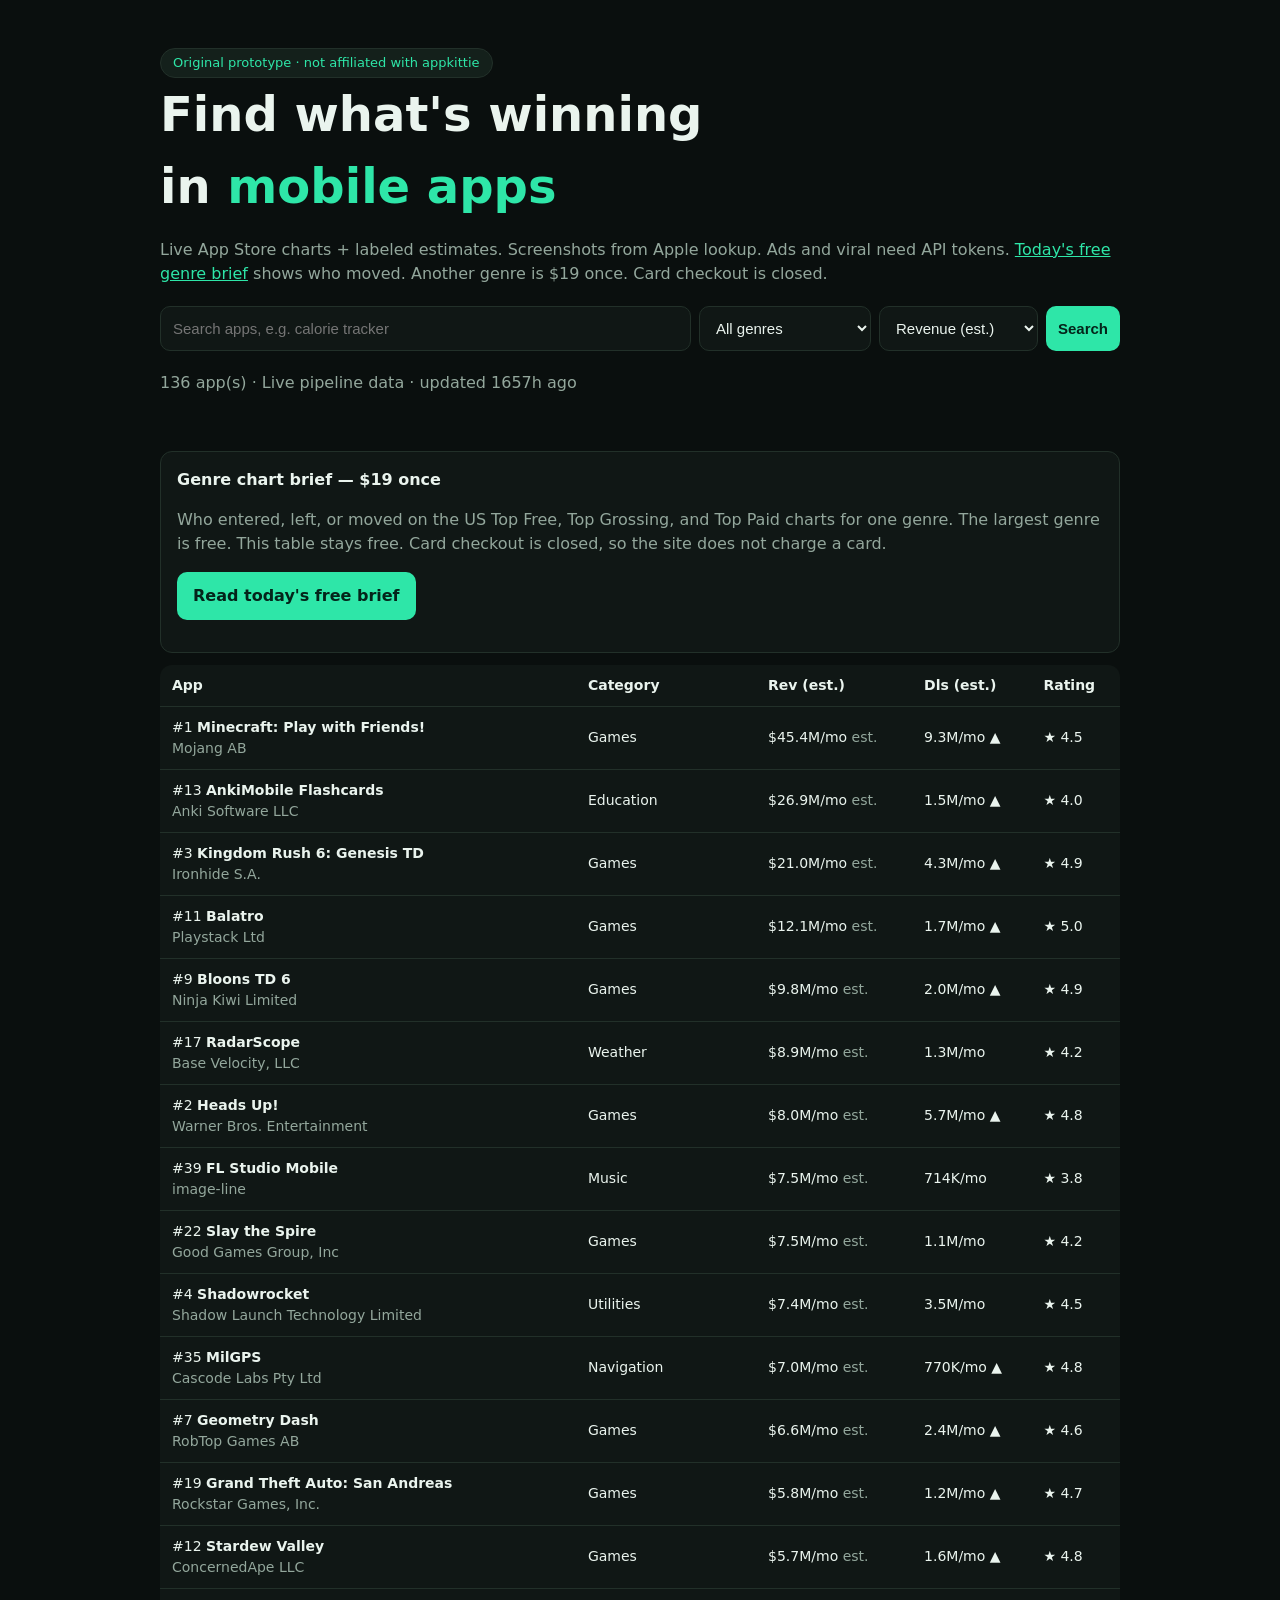
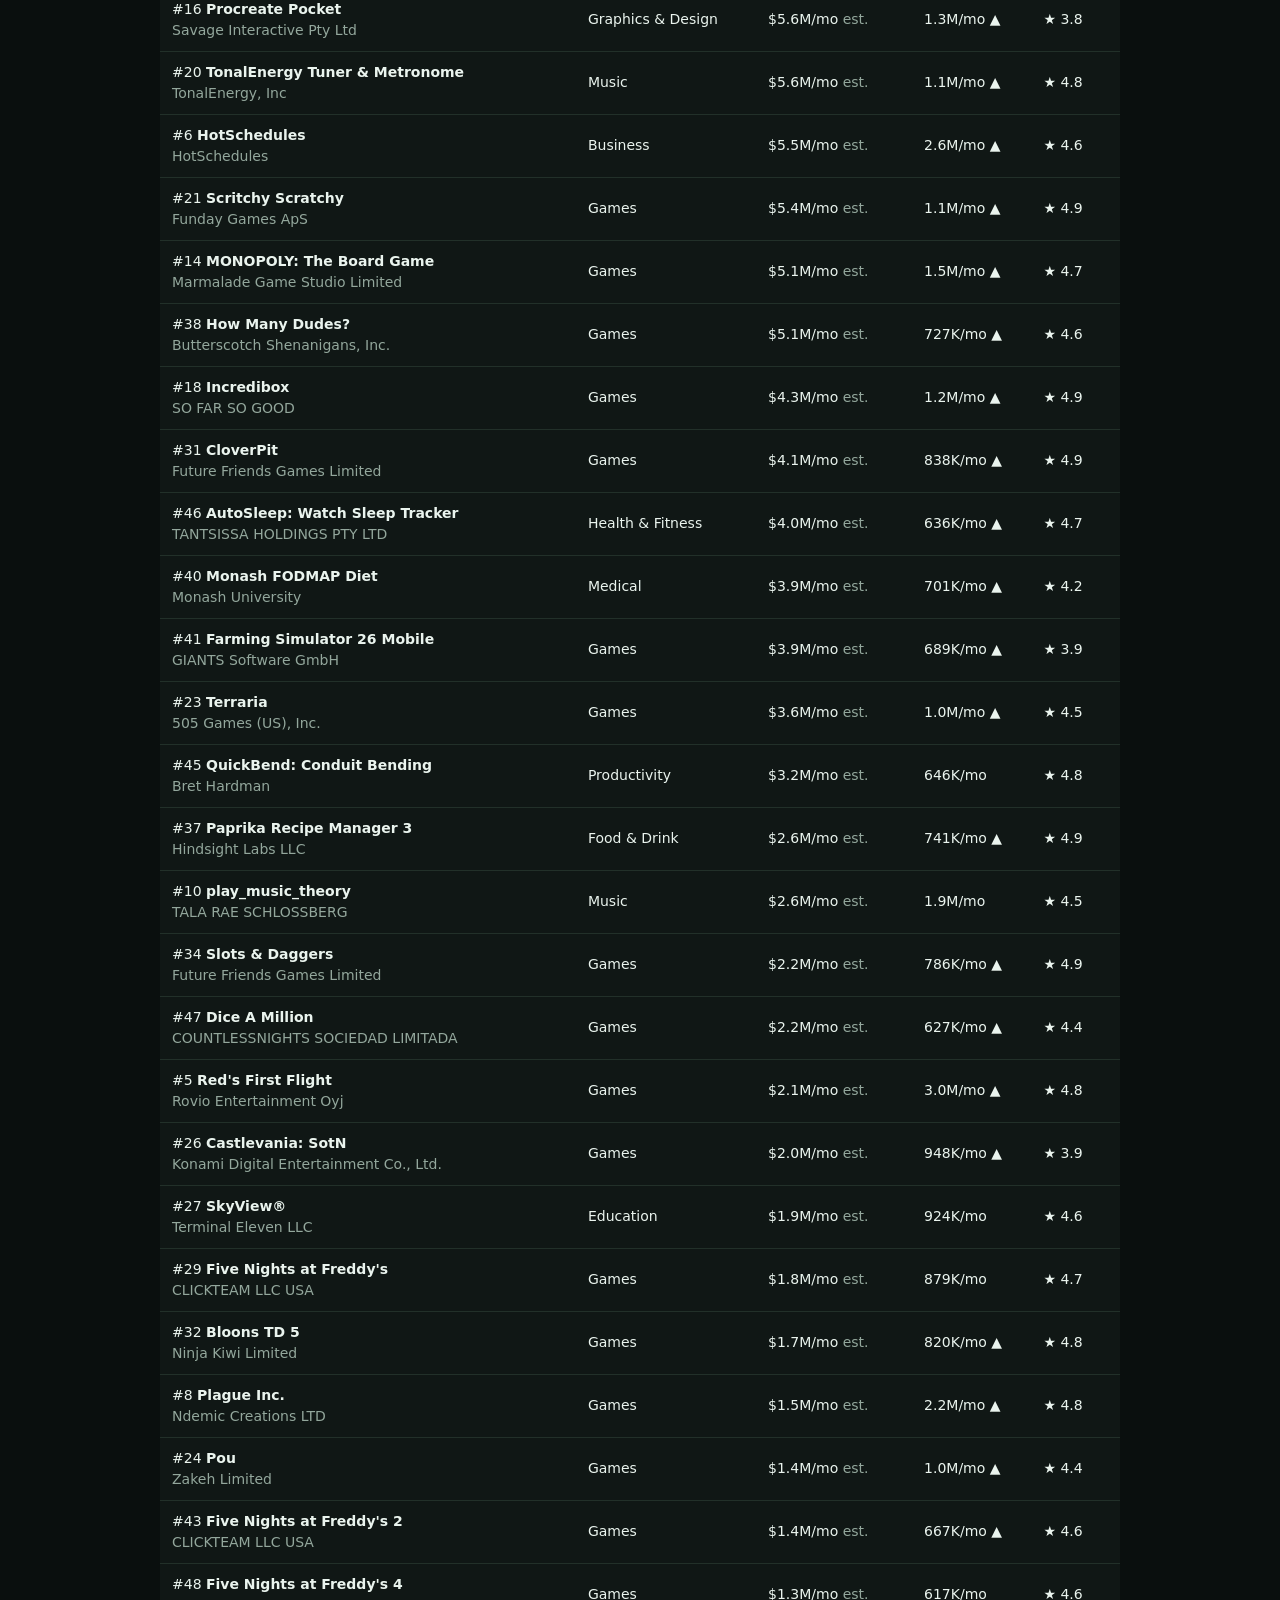
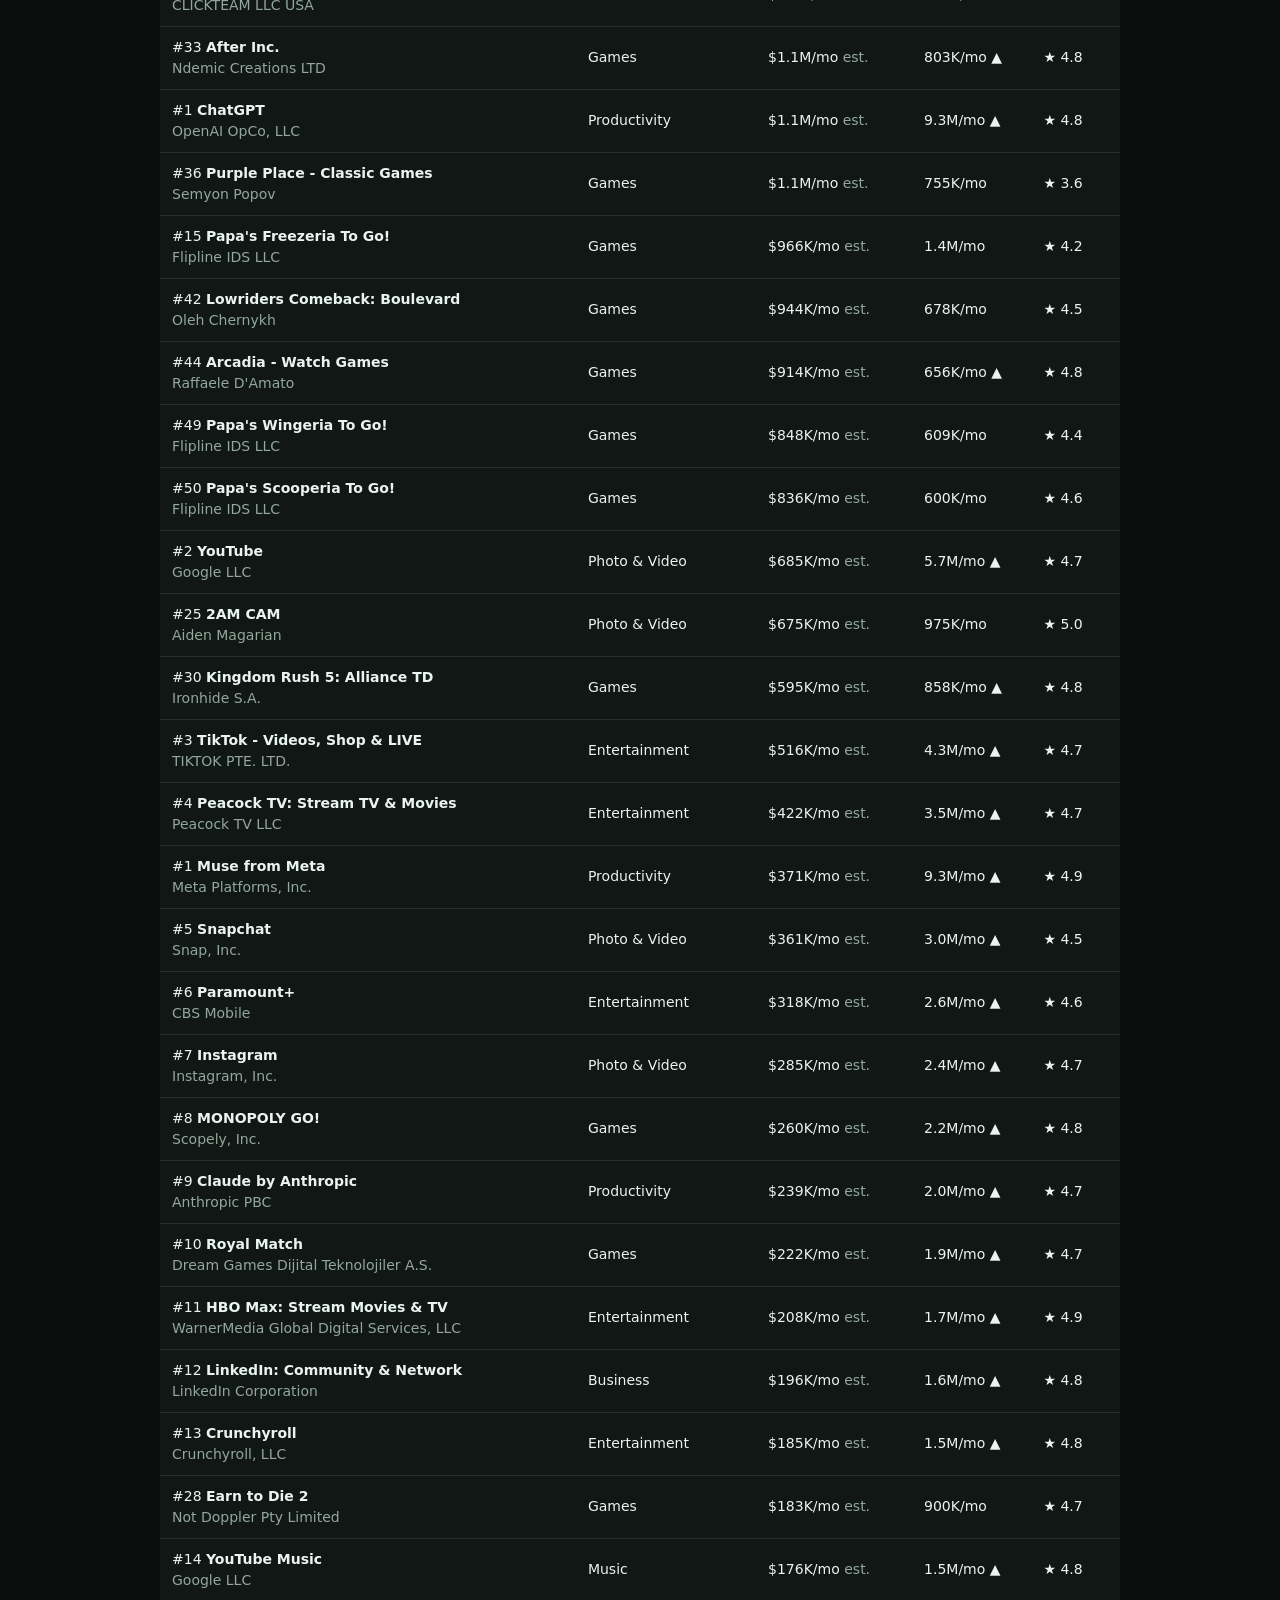
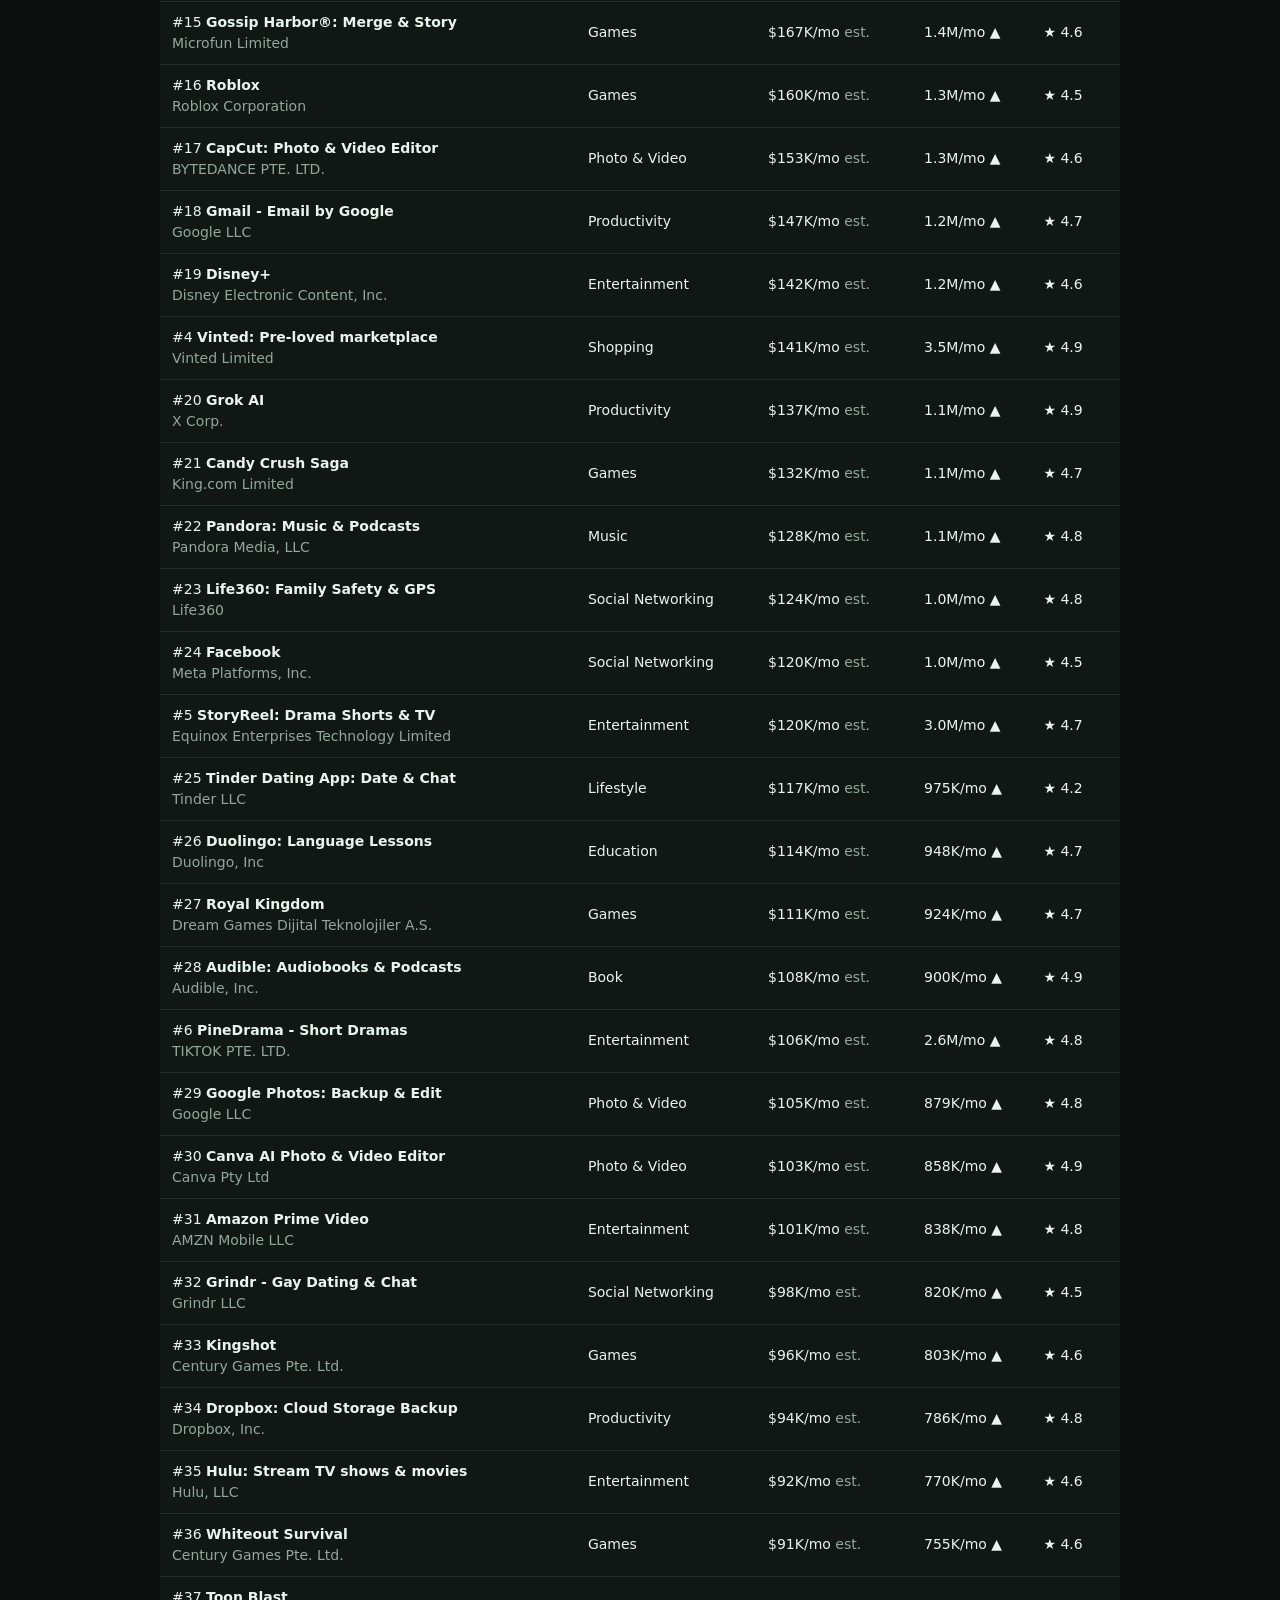
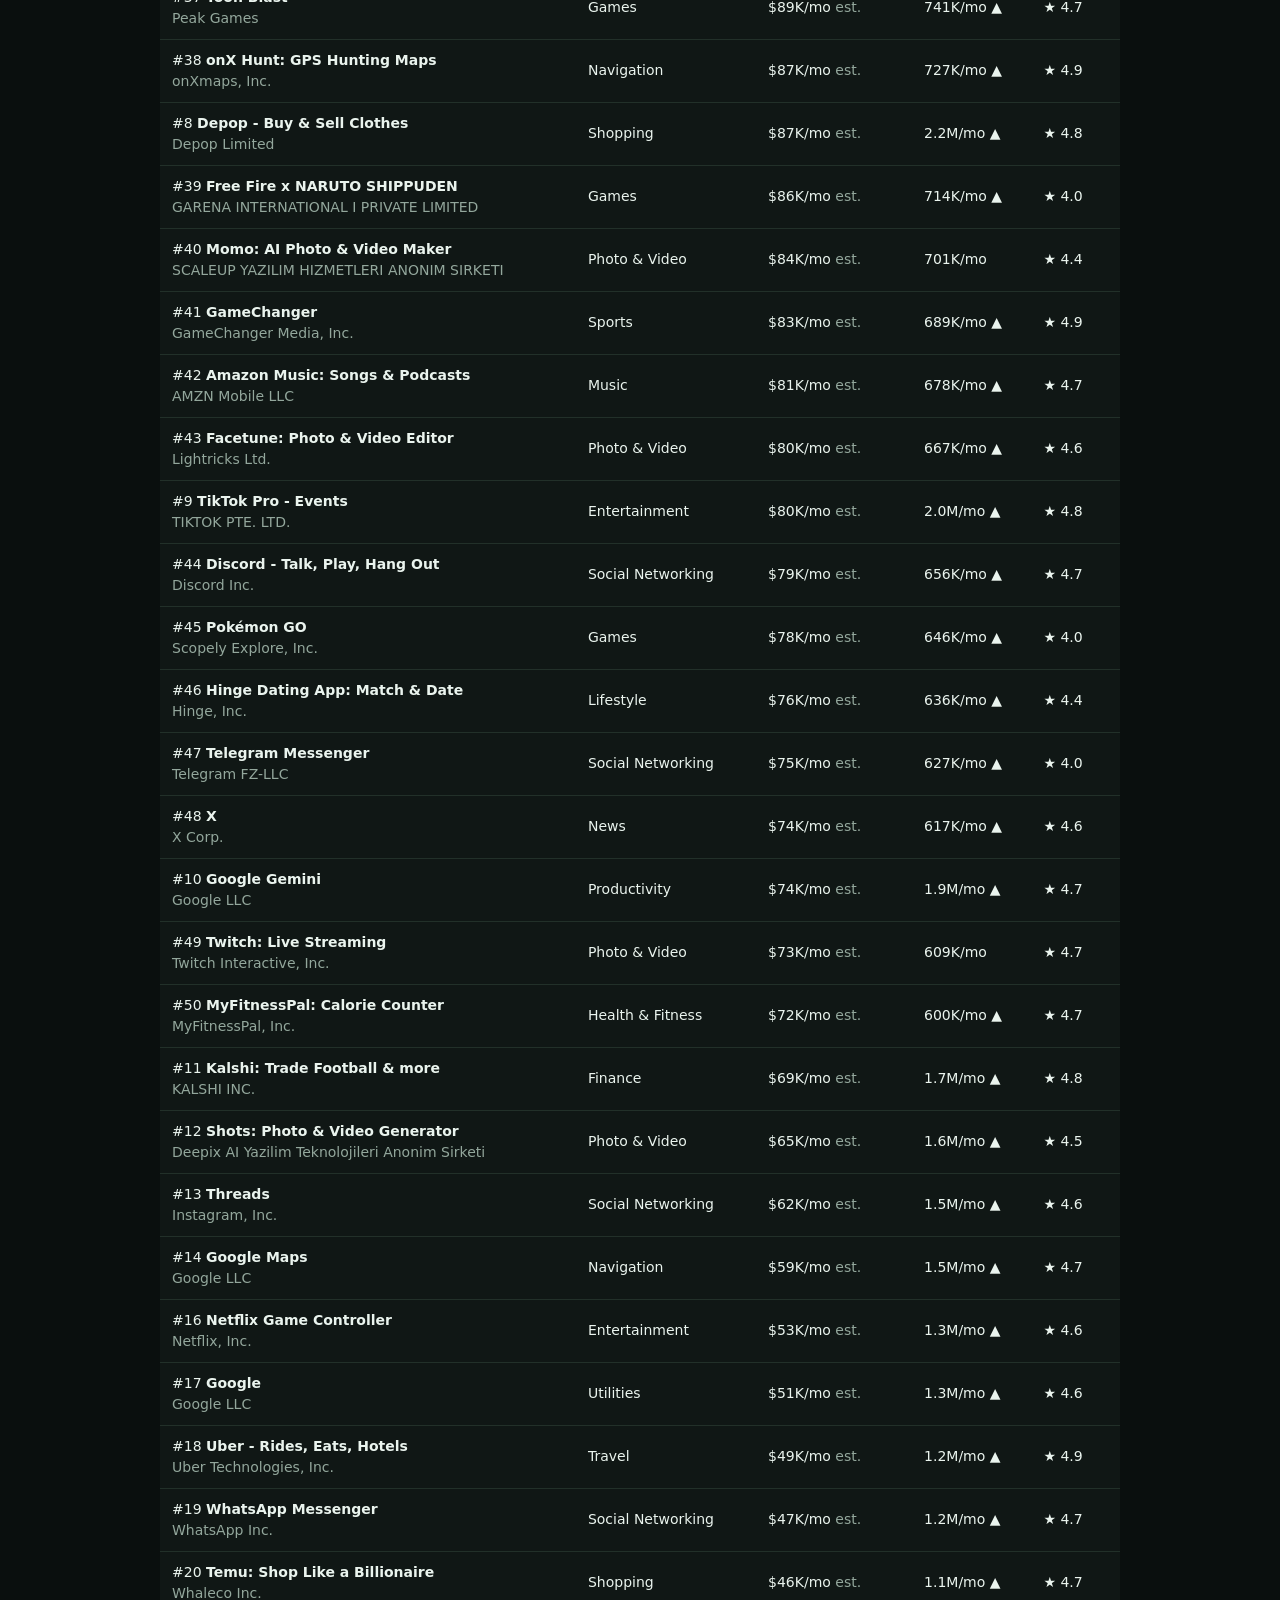
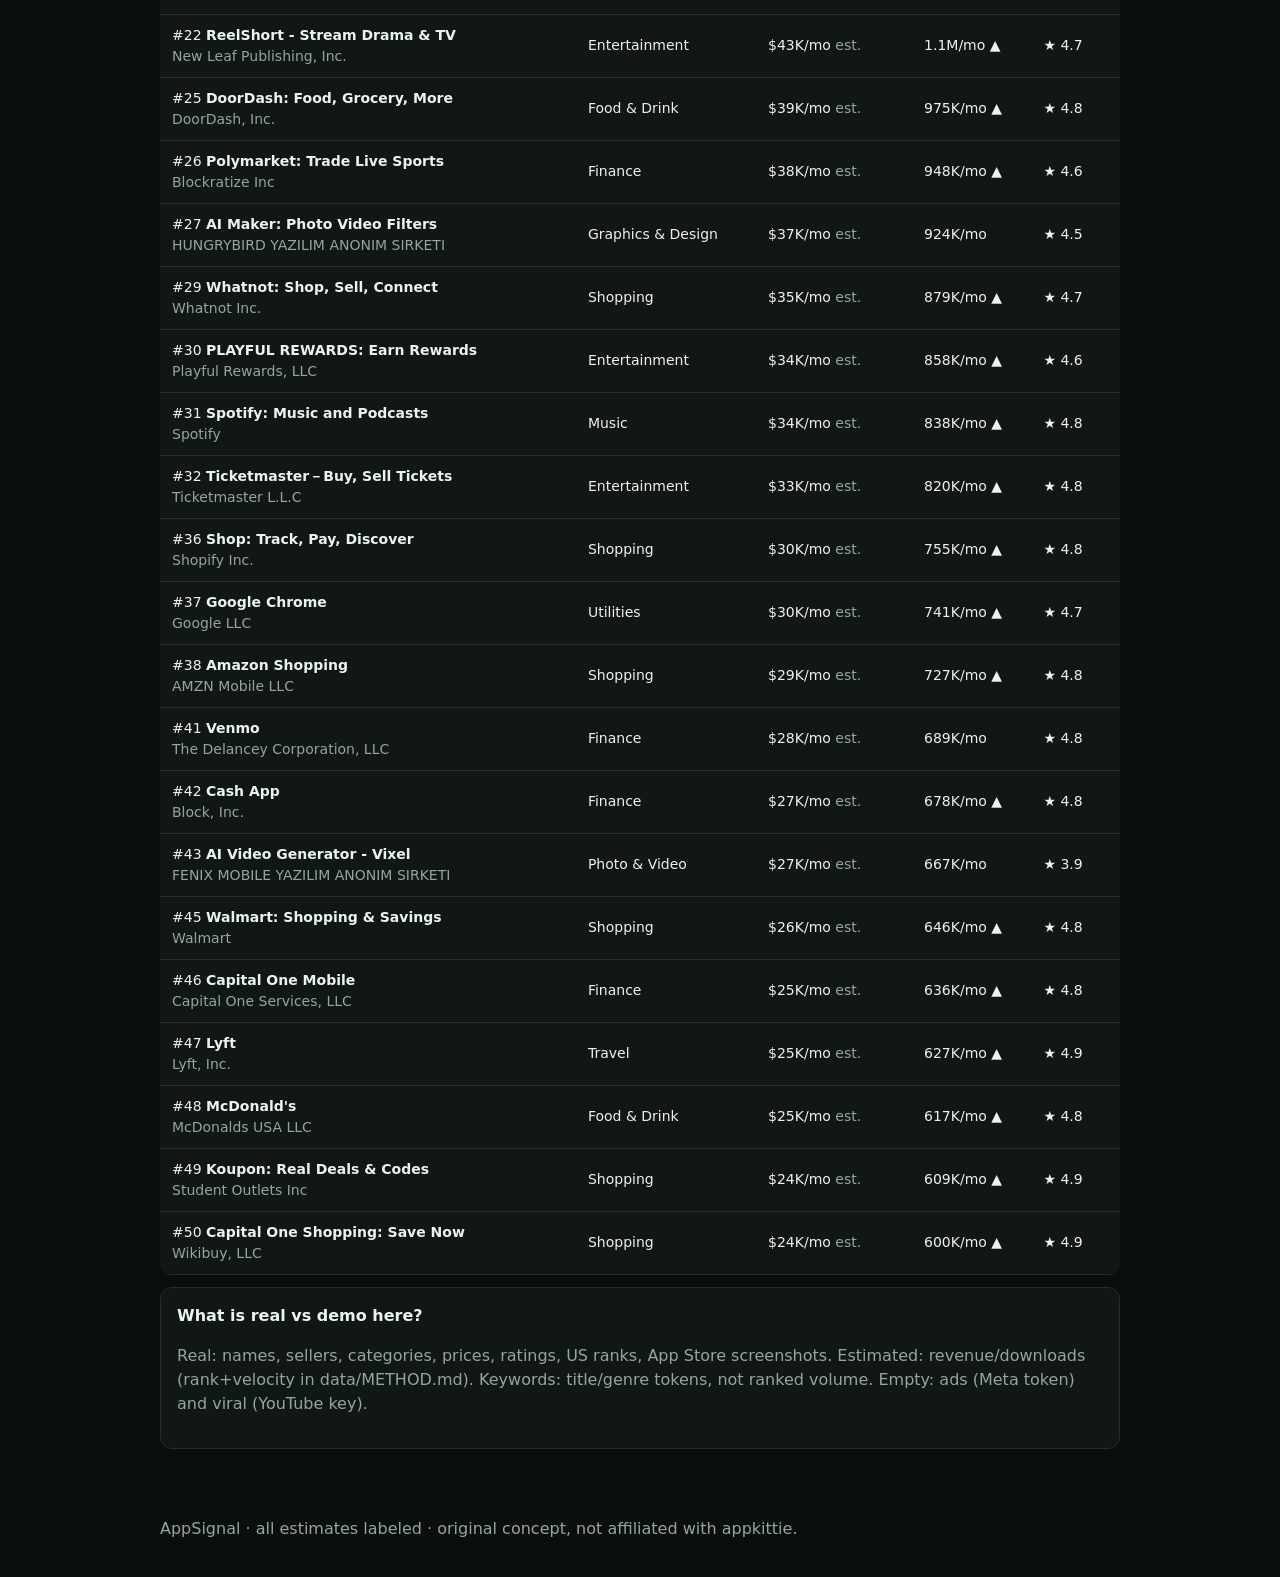
<file: index.html>
<!doctype html>
<html lang="en">
<head>
<meta charset="utf-8">
<meta name="viewport" content="width=device-width, initial-scale=1">
<title>AppSignal — find what's winning in mobile apps</title>
<meta name="description" content="Live US App Store charts with transparent download and revenue estimates.">
<link rel="stylesheet" href="styles.css">
</head>
<body>
<header class="hero">
  <span class="badge">Original prototype · not affiliated with appkittie</span>
  <h1>Find what's winning<br>in <em>mobile apps</em></h1>
  <p class="mut">Live App Store charts + labeled estimates. Screenshots from Apple lookup. Ads and viral need API tokens. <a href="brief.html">Today's free genre brief</a> shows who moved. Another genre is $19 once. Card checkout is closed.</p>
  <div class="toolbar">
    <input id="q" placeholder="Search apps, e.g. calorie tracker" aria-label="Search apps">
    <select id="genre" aria-label="Genre filter"><option value="">All genres</option></select>
    <select id="sort" aria-label="Sort">
      <option value="rev">Revenue (est.)</option>
      <option value="dl">Downloads (est.)</option>
      <option value="rating">Rating</option>
      <option value="vel">Velocity</option>
    </select>
    <button id="go">Search</button>
  </div>
  <p class="mut" id="status" role="status" aria-live="polite"></p>
</header>
<main>
  <div class="card" id="offer">
    <b>Genre chart brief — $19 once</b>
    <p class="mut">Who entered, left, or moved on the US Top Free, Top Grossing, and Top Paid charts for one genre. The largest genre is free. This table stays free. Card checkout is closed, so the site does not charge a card.</p>
    <p><a class="btn" href="brief.html">Read today's free brief</a></p>
  </div>
  <div id="tablewrap">
    <table><thead><tr><th>App</th><th>Category</th><th>Rev (est.)</th><th>Dls (est.)</th><th>Rating</th></tr></thead>
    <tbody id="rows"></tbody></table>
  </div>
  <div id="detail"></div>
  <div class="card"><b>What is real vs demo here?</b>
    <p class="mut">Real: names, sellers, categories, prices, ratings, US ranks, App Store screenshots. Estimated: revenue/downloads (rank+velocity in data/METHOD.md). Keywords: title/genre tokens, not ranked volume. Empty: ads (Meta token) and viral (YouTube key).</p></div>
</main>
<footer><p class="mut">AppSignal · all estimates labeled · original concept, not affiliated with appkittie.</p></footer>
<script src="data.js"></script>
<script src="app.js"></script>
</body>
</html>
</file>
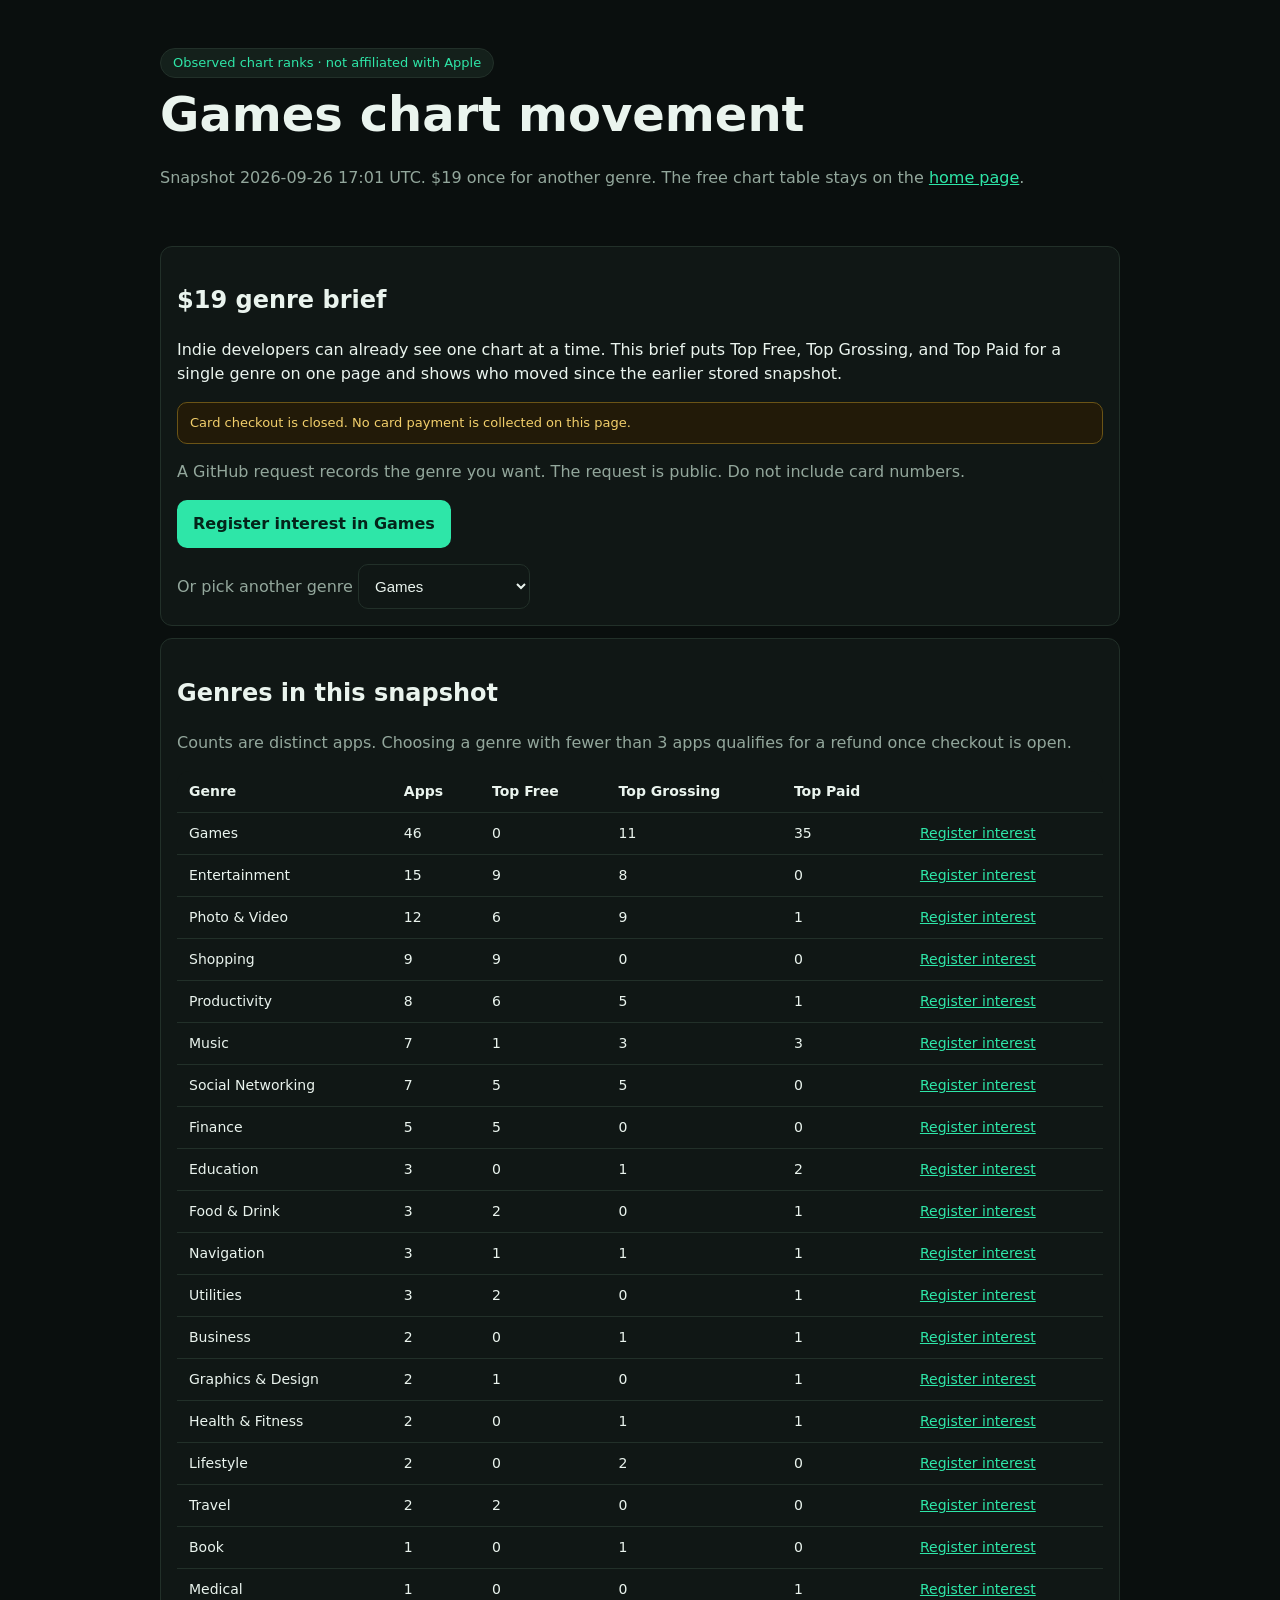
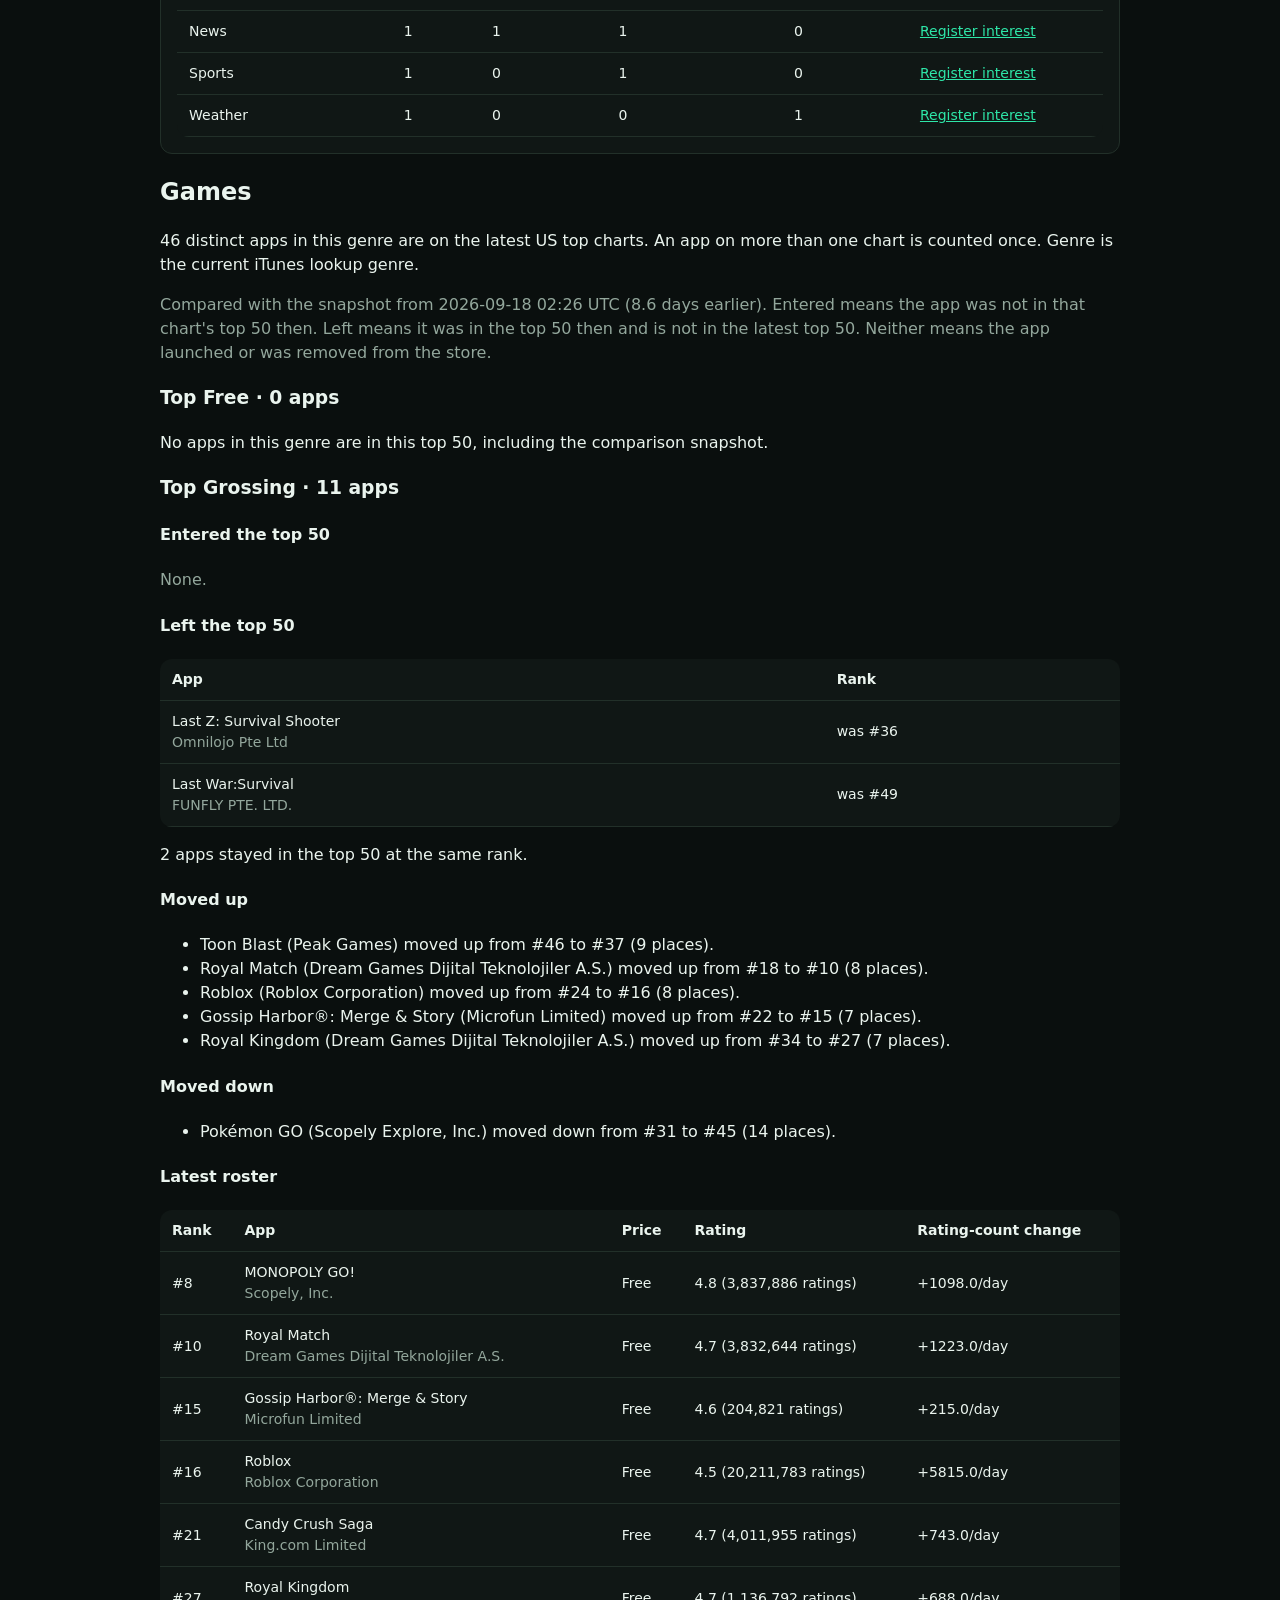
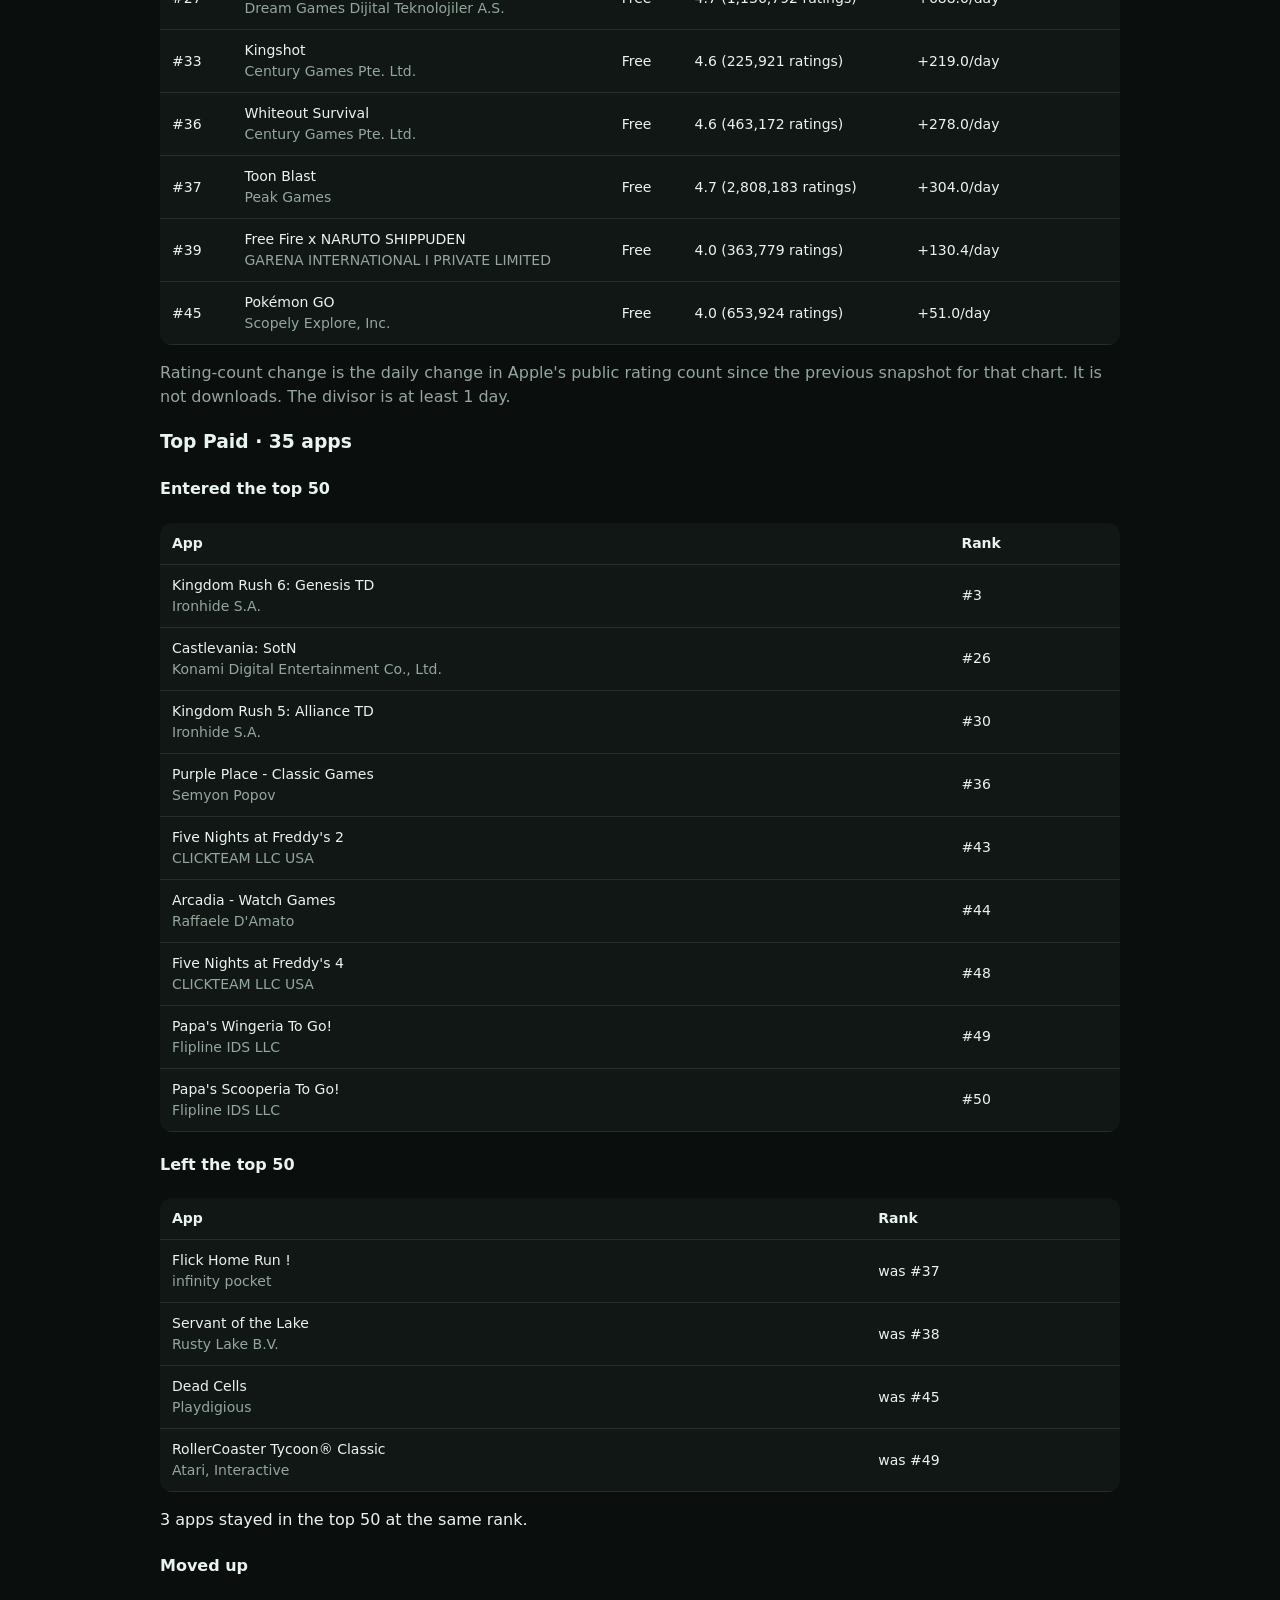
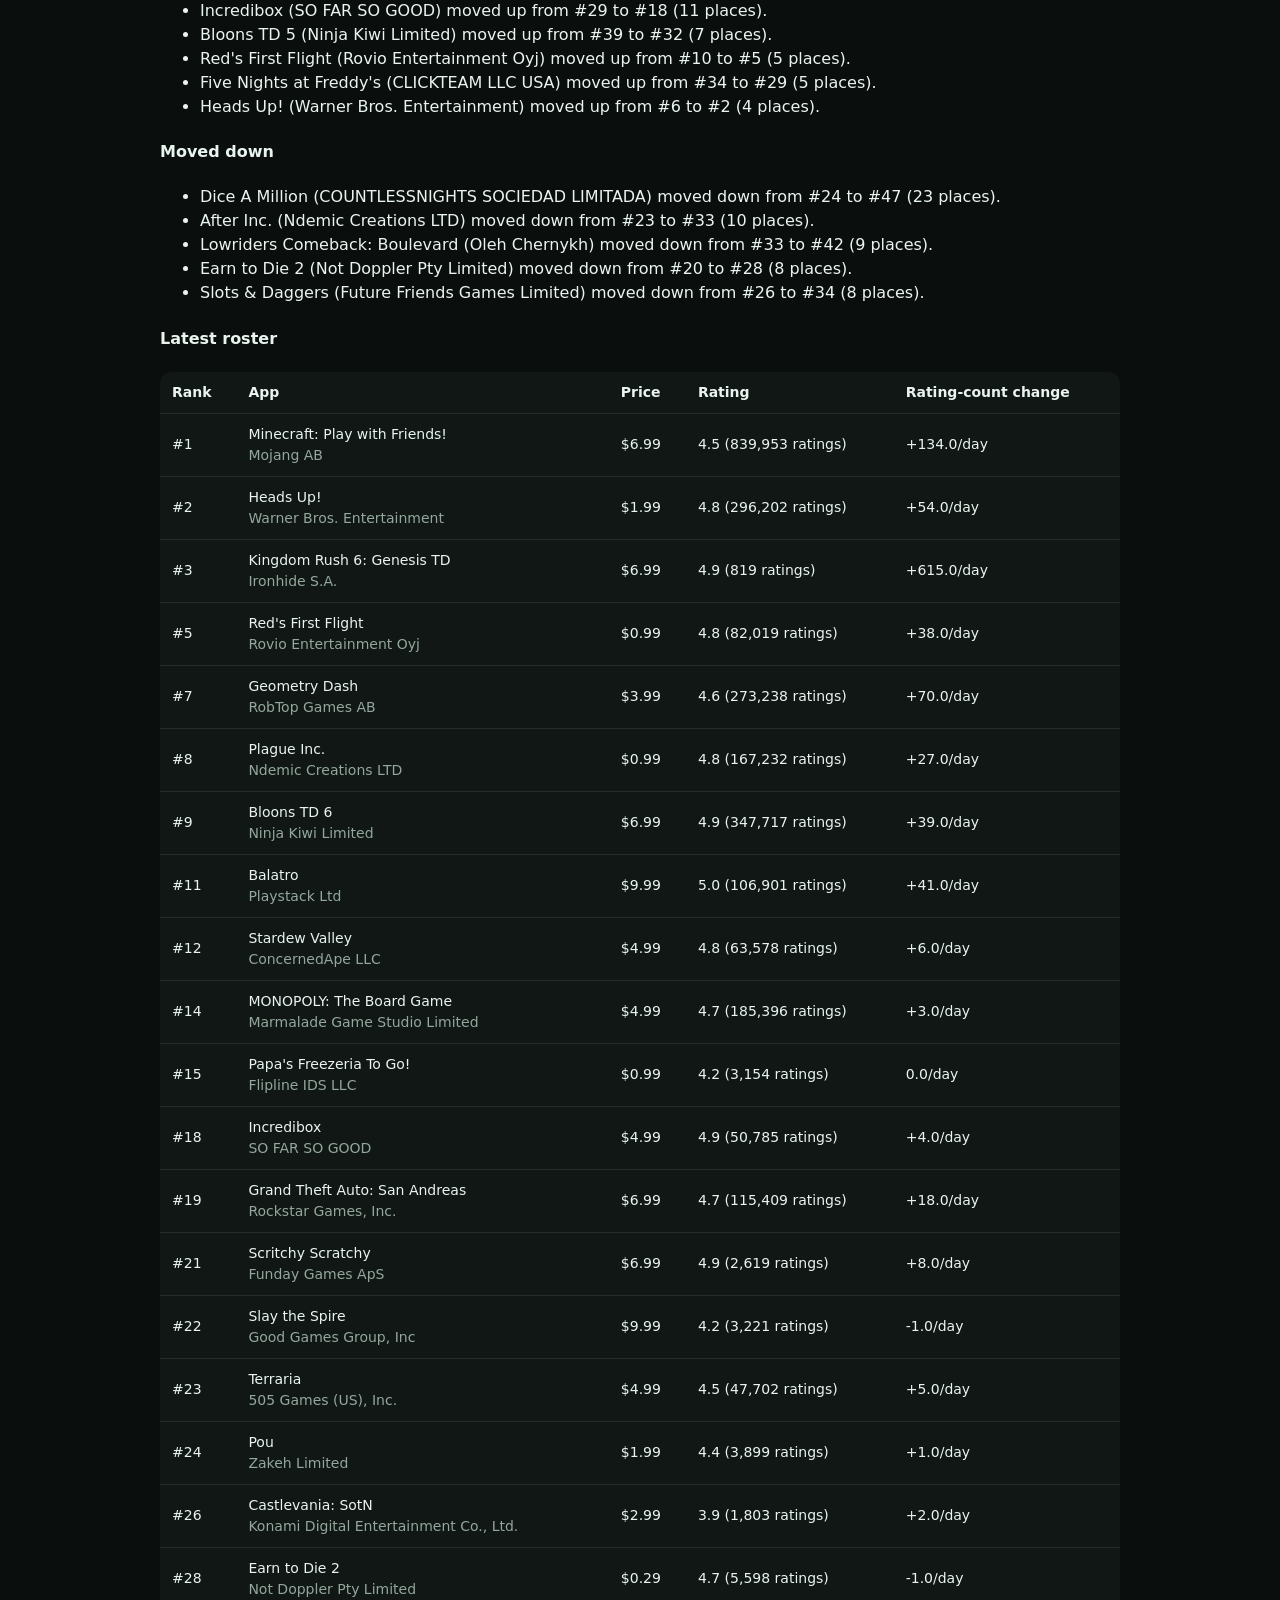
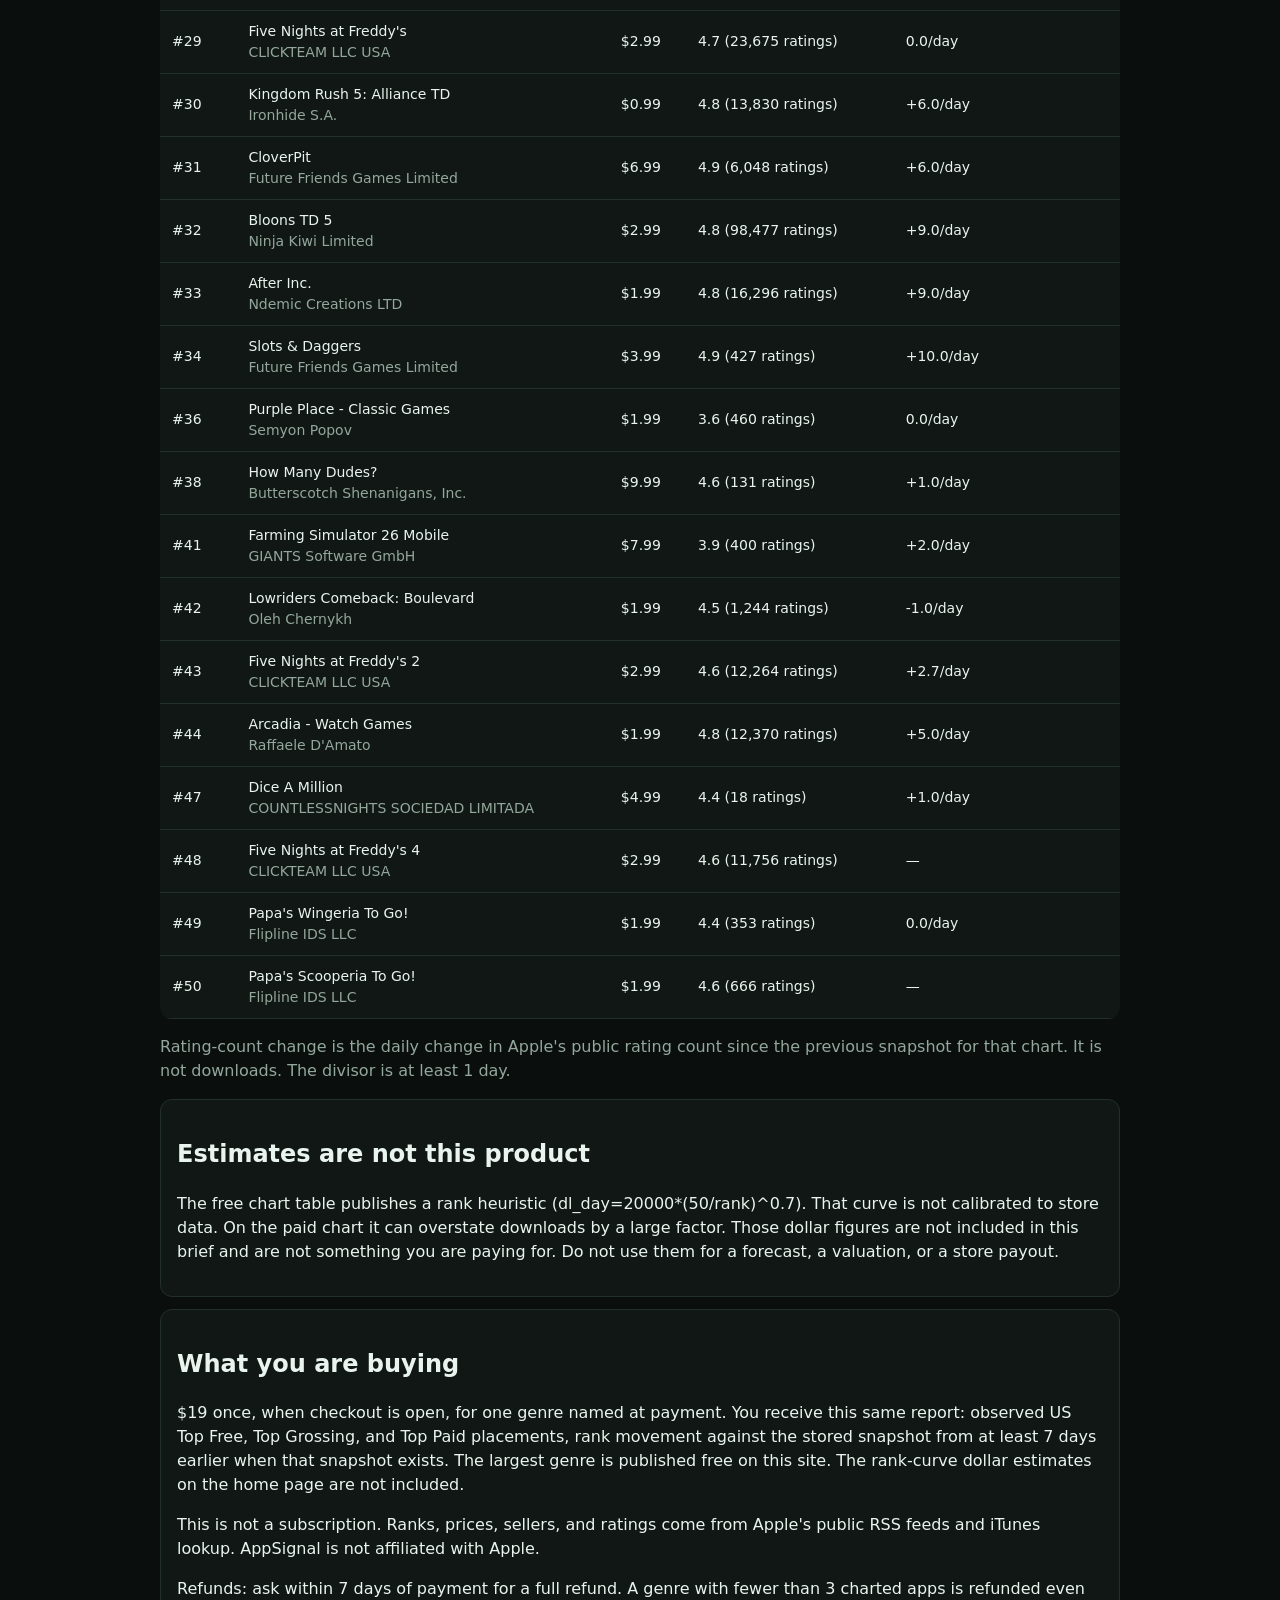
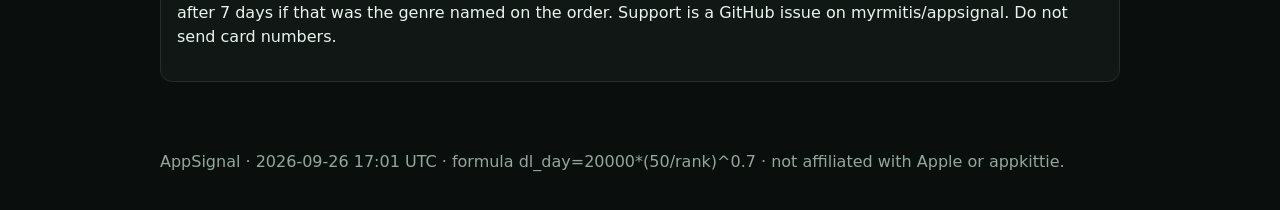
<file: brief.html>
<!doctype html>
<html lang="en">
<head>
<meta charset="utf-8">
<meta name="viewport" content="width=device-width, initial-scale=1">
<title>AppSignal Games chart brief — $19</title>
<meta name="description" content="Which US App Store apps in one genre entered, left, or moved on the Top Free, Top Grossing, and Top Paid charts.">
<link rel="canonical" href="https://myrmitis.github.io/appsignal/brief.html">
<link rel="stylesheet" href="styles.css">
</head>
<body>
<header class="hero">
  <span class="badge">Observed chart ranks · not affiliated with Apple</span>
  <h1>Games chart movement</h1>
  <p class="mut">Snapshot 2026-09-26 17:01 UTC. $19 once for another genre. The free chart table stays on the <a href="./">home page</a>.</p>
</header>
<main>
<section class="card" id="offer">
  <h2>$19 genre brief</h2>
  <p>Indie developers can already see one chart at a time. This brief puts Top Free, Top Grossing, and Top Paid for a single genre on one page and shows who moved since the earlier stored snapshot.</p>
  <p class="warn">Card checkout is closed. No card payment is collected on this page.</p><p class="mut">A GitHub request records the genre you want. The request is public. Do not include card numbers.</p>
  <p><a class="btn" id="request" href="https://github.com/myrmitis/appsignal/issues/new?template=genre-brief.yml&amp;title=Genre%20brief%20request%3A%20Games">Register interest in Games</a></p><label class="mut" for="genre">Or pick another genre</label> <select id="genre" aria-label="Genre to register"><option value="https://github.com/myrmitis/appsignal/issues/new?template=genre-brief.yml&amp;title=Genre%20brief%20request%3A%20Games">Games</option><option value="https://github.com/myrmitis/appsignal/issues/new?template=genre-brief.yml&amp;title=Genre%20brief%20request%3A%20Entertainment">Entertainment</option><option value="https://github.com/myrmitis/appsignal/issues/new?template=genre-brief.yml&amp;title=Genre%20brief%20request%3A%20Photo%20%26%20Video">Photo &amp; Video</option><option value="https://github.com/myrmitis/appsignal/issues/new?template=genre-brief.yml&amp;title=Genre%20brief%20request%3A%20Shopping">Shopping</option><option value="https://github.com/myrmitis/appsignal/issues/new?template=genre-brief.yml&amp;title=Genre%20brief%20request%3A%20Productivity">Productivity</option><option value="https://github.com/myrmitis/appsignal/issues/new?template=genre-brief.yml&amp;title=Genre%20brief%20request%3A%20Music">Music</option><option value="https://github.com/myrmitis/appsignal/issues/new?template=genre-brief.yml&amp;title=Genre%20brief%20request%3A%20Social%20Networking">Social Networking</option><option value="https://github.com/myrmitis/appsignal/issues/new?template=genre-brief.yml&amp;title=Genre%20brief%20request%3A%20Finance">Finance</option><option value="https://github.com/myrmitis/appsignal/issues/new?template=genre-brief.yml&amp;title=Genre%20brief%20request%3A%20Education">Education</option><option value="https://github.com/myrmitis/appsignal/issues/new?template=genre-brief.yml&amp;title=Genre%20brief%20request%3A%20Food%20%26%20Drink">Food &amp; Drink</option><option value="https://github.com/myrmitis/appsignal/issues/new?template=genre-brief.yml&amp;title=Genre%20brief%20request%3A%20Navigation">Navigation</option><option value="https://github.com/myrmitis/appsignal/issues/new?template=genre-brief.yml&amp;title=Genre%20brief%20request%3A%20Utilities">Utilities</option><option value="https://github.com/myrmitis/appsignal/issues/new?template=genre-brief.yml&amp;title=Genre%20brief%20request%3A%20Business">Business</option><option value="https://github.com/myrmitis/appsignal/issues/new?template=genre-brief.yml&amp;title=Genre%20brief%20request%3A%20Graphics%20%26%20Design">Graphics &amp; Design</option><option value="https://github.com/myrmitis/appsignal/issues/new?template=genre-brief.yml&amp;title=Genre%20brief%20request%3A%20Health%20%26%20Fitness">Health &amp; Fitness</option><option value="https://github.com/myrmitis/appsignal/issues/new?template=genre-brief.yml&amp;title=Genre%20brief%20request%3A%20Lifestyle">Lifestyle</option><option value="https://github.com/myrmitis/appsignal/issues/new?template=genre-brief.yml&amp;title=Genre%20brief%20request%3A%20Travel">Travel</option><option value="https://github.com/myrmitis/appsignal/issues/new?template=genre-brief.yml&amp;title=Genre%20brief%20request%3A%20Book">Book</option><option value="https://github.com/myrmitis/appsignal/issues/new?template=genre-brief.yml&amp;title=Genre%20brief%20request%3A%20Medical">Medical</option><option value="https://github.com/myrmitis/appsignal/issues/new?template=genre-brief.yml&amp;title=Genre%20brief%20request%3A%20News">News</option><option value="https://github.com/myrmitis/appsignal/issues/new?template=genre-brief.yml&amp;title=Genre%20brief%20request%3A%20Sports">Sports</option><option value="https://github.com/myrmitis/appsignal/issues/new?template=genre-brief.yml&amp;title=Genre%20brief%20request%3A%20Weather">Weather</option></select>
</section>
<section class="card" id="catalog"><h2>Genres in this snapshot</h2><p class="mut">Counts are distinct apps. Choosing a genre with fewer than 3 apps qualifies for a refund once checkout is open.</p><div class="tablewrap"><table><thead><tr><th>Genre</th><th>Apps</th><th>Top Free</th><th>Top Grossing</th><th>Top Paid</th><th></th></tr></thead><tbody><tr><td>Games</td><td>46</td><td>0</td><td>11</td><td>35</td><td><a href="https://github.com/myrmitis/appsignal/issues/new?template=genre-brief.yml&amp;title=Genre%20brief%20request%3A%20Games">Register interest</a></td></tr><tr><td>Entertainment</td><td>15</td><td>9</td><td>8</td><td>0</td><td><a href="https://github.com/myrmitis/appsignal/issues/new?template=genre-brief.yml&amp;title=Genre%20brief%20request%3A%20Entertainment">Register interest</a></td></tr><tr><td>Photo &amp; Video</td><td>12</td><td>6</td><td>9</td><td>1</td><td><a href="https://github.com/myrmitis/appsignal/issues/new?template=genre-brief.yml&amp;title=Genre%20brief%20request%3A%20Photo%20%26%20Video">Register interest</a></td></tr><tr><td>Shopping</td><td>9</td><td>9</td><td>0</td><td>0</td><td><a href="https://github.com/myrmitis/appsignal/issues/new?template=genre-brief.yml&amp;title=Genre%20brief%20request%3A%20Shopping">Register interest</a></td></tr><tr><td>Productivity</td><td>8</td><td>6</td><td>5</td><td>1</td><td><a href="https://github.com/myrmitis/appsignal/issues/new?template=genre-brief.yml&amp;title=Genre%20brief%20request%3A%20Productivity">Register interest</a></td></tr><tr><td>Music</td><td>7</td><td>1</td><td>3</td><td>3</td><td><a href="https://github.com/myrmitis/appsignal/issues/new?template=genre-brief.yml&amp;title=Genre%20brief%20request%3A%20Music">Register interest</a></td></tr><tr><td>Social Networking</td><td>7</td><td>5</td><td>5</td><td>0</td><td><a href="https://github.com/myrmitis/appsignal/issues/new?template=genre-brief.yml&amp;title=Genre%20brief%20request%3A%20Social%20Networking">Register interest</a></td></tr><tr><td>Finance</td><td>5</td><td>5</td><td>0</td><td>0</td><td><a href="https://github.com/myrmitis/appsignal/issues/new?template=genre-brief.yml&amp;title=Genre%20brief%20request%3A%20Finance">Register interest</a></td></tr><tr><td>Education</td><td>3</td><td>0</td><td>1</td><td>2</td><td><a href="https://github.com/myrmitis/appsignal/issues/new?template=genre-brief.yml&amp;title=Genre%20brief%20request%3A%20Education">Register interest</a></td></tr><tr><td>Food &amp; Drink</td><td>3</td><td>2</td><td>0</td><td>1</td><td><a href="https://github.com/myrmitis/appsignal/issues/new?template=genre-brief.yml&amp;title=Genre%20brief%20request%3A%20Food%20%26%20Drink">Register interest</a></td></tr><tr><td>Navigation</td><td>3</td><td>1</td><td>1</td><td>1</td><td><a href="https://github.com/myrmitis/appsignal/issues/new?template=genre-brief.yml&amp;title=Genre%20brief%20request%3A%20Navigation">Register interest</a></td></tr><tr><td>Utilities</td><td>3</td><td>2</td><td>0</td><td>1</td><td><a href="https://github.com/myrmitis/appsignal/issues/new?template=genre-brief.yml&amp;title=Genre%20brief%20request%3A%20Utilities">Register interest</a></td></tr><tr><td>Business</td><td>2</td><td>0</td><td>1</td><td>1</td><td><a href="https://github.com/myrmitis/appsignal/issues/new?template=genre-brief.yml&amp;title=Genre%20brief%20request%3A%20Business">Register interest</a></td></tr><tr><td>Graphics &amp; Design</td><td>2</td><td>1</td><td>0</td><td>1</td><td><a href="https://github.com/myrmitis/appsignal/issues/new?template=genre-brief.yml&amp;title=Genre%20brief%20request%3A%20Graphics%20%26%20Design">Register interest</a></td></tr><tr><td>Health &amp; Fitness</td><td>2</td><td>0</td><td>1</td><td>1</td><td><a href="https://github.com/myrmitis/appsignal/issues/new?template=genre-brief.yml&amp;title=Genre%20brief%20request%3A%20Health%20%26%20Fitness">Register interest</a></td></tr><tr><td>Lifestyle</td><td>2</td><td>0</td><td>2</td><td>0</td><td><a href="https://github.com/myrmitis/appsignal/issues/new?template=genre-brief.yml&amp;title=Genre%20brief%20request%3A%20Lifestyle">Register interest</a></td></tr><tr><td>Travel</td><td>2</td><td>2</td><td>0</td><td>0</td><td><a href="https://github.com/myrmitis/appsignal/issues/new?template=genre-brief.yml&amp;title=Genre%20brief%20request%3A%20Travel">Register interest</a></td></tr><tr><td>Book</td><td>1</td><td>0</td><td>1</td><td>0</td><td><a href="https://github.com/myrmitis/appsignal/issues/new?template=genre-brief.yml&amp;title=Genre%20brief%20request%3A%20Book">Register interest</a></td></tr><tr><td>Medical</td><td>1</td><td>0</td><td>0</td><td>1</td><td><a href="https://github.com/myrmitis/appsignal/issues/new?template=genre-brief.yml&amp;title=Genre%20brief%20request%3A%20Medical">Register interest</a></td></tr><tr><td>News</td><td>1</td><td>1</td><td>1</td><td>0</td><td><a href="https://github.com/myrmitis/appsignal/issues/new?template=genre-brief.yml&amp;title=Genre%20brief%20request%3A%20News">Register interest</a></td></tr><tr><td>Sports</td><td>1</td><td>0</td><td>1</td><td>0</td><td><a href="https://github.com/myrmitis/appsignal/issues/new?template=genre-brief.yml&amp;title=Genre%20brief%20request%3A%20Sports">Register interest</a></td></tr><tr><td>Weather</td><td>1</td><td>0</td><td>0</td><td>1</td><td><a href="https://github.com/myrmitis/appsignal/issues/new?template=genre-brief.yml&amp;title=Genre%20brief%20request%3A%20Weather">Register interest</a></td></tr></tbody></table></div></section>
<section id="observed"><h2>Games</h2><p>46 distinct apps in this genre are on the latest US top charts. An app on more than one chart is counted once. Genre is the current iTunes lookup genre.</p><p class="mut">Compared with the snapshot from 2026-09-18 02:26 UTC (8.6 days earlier). Entered means the app was not in that chart's top 50 then. Left means it was in the top 50 then and is not in the latest top 50. Neither means the app launched or was removed from the store.</p><h3>Top Free · 0 apps</h3><p>No apps in this genre are in this top 50, including the comparison snapshot.</p><h3>Top Grossing · 11 apps</h3><h4>Entered the top 50</h4><p class="mut">None.</p><h4>Left the top 50</h4><div class="tablewrap"><table><thead><tr><th>App</th><th>Rank</th></tr></thead><tbody><tr><td>Last Z: Survival Shooter<br><span class="mut">Omnilojo Pte Ltd</span></td><td>was #36</td></tr><tr><td>Last War:Survival<br><span class="mut">FUNFLY PTE. LTD.</span></td><td>was #49</td></tr></tbody></table></div><p>2 apps stayed in the top 50 at the same rank.</p><h4>Moved up</h4><ul><li>Toon Blast (Peak Games) moved up from #46 to #37 (9 places).</li><li>Royal Match (Dream Games Dijital Teknolojiler A.S.) moved up from #18 to #10 (8 places).</li><li>Roblox (Roblox Corporation) moved up from #24 to #16 (8 places).</li><li>Gossip Harbor®: Merge &amp; Story (Microfun Limited) moved up from #22 to #15 (7 places).</li><li>Royal Kingdom (Dream Games Dijital Teknolojiler A.S.) moved up from #34 to #27 (7 places).</li></ul><h4>Moved down</h4><ul><li>Pokémon GO (Scopely Explore, Inc.) moved down from #31 to #45 (14 places).</li></ul><h4>Latest roster</h4><div class="tablewrap"><table><thead><tr><th>Rank</th><th>App</th><th>Price</th><th>Rating</th><th>Rating-count change</th></tr></thead><tbody><tr><td>#8</td><td>MONOPOLY GO!<br><span class="mut">Scopely, Inc.</span></td><td>Free</td><td>4.8 (3,837,886 ratings)</td><td>+1098.0/day</td></tr><tr><td>#10</td><td>Royal Match<br><span class="mut">Dream Games Dijital Teknolojiler A.S.</span></td><td>Free</td><td>4.7 (3,832,644 ratings)</td><td>+1223.0/day</td></tr><tr><td>#15</td><td>Gossip Harbor®: Merge &amp; Story<br><span class="mut">Microfun Limited</span></td><td>Free</td><td>4.6 (204,821 ratings)</td><td>+215.0/day</td></tr><tr><td>#16</td><td>Roblox<br><span class="mut">Roblox Corporation</span></td><td>Free</td><td>4.5 (20,211,783 ratings)</td><td>+5815.0/day</td></tr><tr><td>#21</td><td>Candy Crush Saga<br><span class="mut">King.com Limited</span></td><td>Free</td><td>4.7 (4,011,955 ratings)</td><td>+743.0/day</td></tr><tr><td>#27</td><td>Royal Kingdom<br><span class="mut">Dream Games Dijital Teknolojiler A.S.</span></td><td>Free</td><td>4.7 (1,136,792 ratings)</td><td>+688.0/day</td></tr><tr><td>#33</td><td>Kingshot<br><span class="mut">Century Games Pte. Ltd.</span></td><td>Free</td><td>4.6 (225,921 ratings)</td><td>+219.0/day</td></tr><tr><td>#36</td><td>Whiteout Survival<br><span class="mut">Century Games Pte. Ltd.</span></td><td>Free</td><td>4.6 (463,172 ratings)</td><td>+278.0/day</td></tr><tr><td>#37</td><td>Toon Blast<br><span class="mut">Peak Games</span></td><td>Free</td><td>4.7 (2,808,183 ratings)</td><td>+304.0/day</td></tr><tr><td>#39</td><td>Free Fire x NARUTO SHIPPUDEN<br><span class="mut">GARENA INTERNATIONAL I PRIVATE LIMITED</span></td><td>Free</td><td>4.0 (363,779 ratings)</td><td>+130.4/day</td></tr><tr><td>#45</td><td>Pokémon GO<br><span class="mut">Scopely Explore, Inc.</span></td><td>Free</td><td>4.0 (653,924 ratings)</td><td>+51.0/day</td></tr></tbody></table></div><p class="mut">Rating-count change is the daily change in Apple's public rating count since the previous snapshot for that chart. It is not downloads. The divisor is at least 1 day.</p><h3>Top Paid · 35 apps</h3><h4>Entered the top 50</h4><div class="tablewrap"><table><thead><tr><th>App</th><th>Rank</th></tr></thead><tbody><tr><td>Kingdom Rush 6: Genesis TD<br><span class="mut">Ironhide S.A.</span></td><td>#3</td></tr><tr><td>Castlevania: SotN<br><span class="mut">Konami Digital Entertainment Co., Ltd.</span></td><td>#26</td></tr><tr><td>Kingdom Rush 5: Alliance TD<br><span class="mut">Ironhide S.A.</span></td><td>#30</td></tr><tr><td>Purple Place - Classic Games<br><span class="mut">Semyon Popov</span></td><td>#36</td></tr><tr><td>Five Nights at Freddy's 2<br><span class="mut">CLICKTEAM LLC USA</span></td><td>#43</td></tr><tr><td>Arcadia - Watch Games<br><span class="mut">Raffaele D'Amato</span></td><td>#44</td></tr><tr><td>Five Nights at Freddy's 4<br><span class="mut">CLICKTEAM LLC USA</span></td><td>#48</td></tr><tr><td>Papa's Wingeria To Go!<br><span class="mut">Flipline IDS LLC</span></td><td>#49</td></tr><tr><td>Papa's Scooperia To Go!<br><span class="mut">Flipline IDS LLC</span></td><td>#50</td></tr></tbody></table></div><h4>Left the top 50</h4><div class="tablewrap"><table><thead><tr><th>App</th><th>Rank</th></tr></thead><tbody><tr><td>Flick Home Run !<br><span class="mut">infinity pocket</span></td><td>was #37</td></tr><tr><td>Servant of the Lake<br><span class="mut">Rusty Lake B.V.</span></td><td>was #38</td></tr><tr><td>Dead Cells<br><span class="mut">Playdigious</span></td><td>was #45</td></tr><tr><td>RollerCoaster Tycoon® Classic<br><span class="mut">Atari, Interactive</span></td><td>was #49</td></tr></tbody></table></div><p>3 apps stayed in the top 50 at the same rank.</p><h4>Moved up</h4><ul><li>Incredibox (SO FAR SO GOOD) moved up from #29 to #18 (11 places).</li><li>Bloons TD 5 (Ninja Kiwi Limited) moved up from #39 to #32 (7 places).</li><li>Red's First Flight (Rovio Entertainment Oyj) moved up from #10 to #5 (5 places).</li><li>Five Nights at Freddy's (CLICKTEAM LLC USA) moved up from #34 to #29 (5 places).</li><li>Heads Up! (Warner Bros. Entertainment) moved up from #6 to #2 (4 places).</li></ul><h4>Moved down</h4><ul><li>Dice A Million (COUNTLESSNIGHTS SOCIEDAD LIMITADA) moved down from #24 to #47 (23 places).</li><li>After Inc. (Ndemic Creations LTD) moved down from #23 to #33 (10 places).</li><li>Lowriders Comeback: Boulevard (Oleh Chernykh) moved down from #33 to #42 (9 places).</li><li>Earn to Die 2 (Not Doppler Pty Limited) moved down from #20 to #28 (8 places).</li><li>Slots &amp; Daggers (Future Friends Games Limited) moved down from #26 to #34 (8 places).</li></ul><h4>Latest roster</h4><div class="tablewrap"><table><thead><tr><th>Rank</th><th>App</th><th>Price</th><th>Rating</th><th>Rating-count change</th></tr></thead><tbody><tr><td>#1</td><td>Minecraft: Play with Friends!<br><span class="mut">Mojang AB</span></td><td>$6.99</td><td>4.5 (839,953 ratings)</td><td>+134.0/day</td></tr><tr><td>#2</td><td>Heads Up!<br><span class="mut">Warner Bros. Entertainment</span></td><td>$1.99</td><td>4.8 (296,202 ratings)</td><td>+54.0/day</td></tr><tr><td>#3</td><td>Kingdom Rush 6: Genesis TD<br><span class="mut">Ironhide S.A.</span></td><td>$6.99</td><td>4.9 (819 ratings)</td><td>+615.0/day</td></tr><tr><td>#5</td><td>Red's First Flight<br><span class="mut">Rovio Entertainment Oyj</span></td><td>$0.99</td><td>4.8 (82,019 ratings)</td><td>+38.0/day</td></tr><tr><td>#7</td><td>Geometry Dash<br><span class="mut">RobTop Games AB</span></td><td>$3.99</td><td>4.6 (273,238 ratings)</td><td>+70.0/day</td></tr><tr><td>#8</td><td>Plague Inc.<br><span class="mut">Ndemic Creations LTD</span></td><td>$0.99</td><td>4.8 (167,232 ratings)</td><td>+27.0/day</td></tr><tr><td>#9</td><td>Bloons TD 6<br><span class="mut">Ninja Kiwi Limited</span></td><td>$6.99</td><td>4.9 (347,717 ratings)</td><td>+39.0/day</td></tr><tr><td>#11</td><td>Balatro<br><span class="mut">Playstack Ltd</span></td><td>$9.99</td><td>5.0 (106,901 ratings)</td><td>+41.0/day</td></tr><tr><td>#12</td><td>Stardew Valley<br><span class="mut">ConcernedApe LLC</span></td><td>$4.99</td><td>4.8 (63,578 ratings)</td><td>+6.0/day</td></tr><tr><td>#14</td><td>MONOPOLY: The Board Game<br><span class="mut">Marmalade Game Studio Limited</span></td><td>$4.99</td><td>4.7 (185,396 ratings)</td><td>+3.0/day</td></tr><tr><td>#15</td><td>Papa's Freezeria To Go!<br><span class="mut">Flipline IDS LLC</span></td><td>$0.99</td><td>4.2 (3,154 ratings)</td><td>0.0/day</td></tr><tr><td>#18</td><td>Incredibox<br><span class="mut">SO FAR SO GOOD</span></td><td>$4.99</td><td>4.9 (50,785 ratings)</td><td>+4.0/day</td></tr><tr><td>#19</td><td>Grand Theft Auto: San Andreas<br><span class="mut">Rockstar Games, Inc.</span></td><td>$6.99</td><td>4.7 (115,409 ratings)</td><td>+18.0/day</td></tr><tr><td>#21</td><td>Scritchy Scratchy<br><span class="mut">Funday Games ApS</span></td><td>$6.99</td><td>4.9 (2,619 ratings)</td><td>+8.0/day</td></tr><tr><td>#22</td><td>Slay the Spire<br><span class="mut">Good Games Group, Inc</span></td><td>$9.99</td><td>4.2 (3,221 ratings)</td><td>-1.0/day</td></tr><tr><td>#23</td><td>Terraria<br><span class="mut">505 Games (US), Inc.</span></td><td>$4.99</td><td>4.5 (47,702 ratings)</td><td>+5.0/day</td></tr><tr><td>#24</td><td>Pou<br><span class="mut">Zakeh Limited</span></td><td>$1.99</td><td>4.4 (3,899 ratings)</td><td>+1.0/day</td></tr><tr><td>#26</td><td>Castlevania: SotN<br><span class="mut">Konami Digital Entertainment Co., Ltd.</span></td><td>$2.99</td><td>3.9 (1,803 ratings)</td><td>+2.0/day</td></tr><tr><td>#28</td><td>Earn to Die 2<br><span class="mut">Not Doppler Pty Limited</span></td><td>$0.29</td><td>4.7 (5,598 ratings)</td><td>-1.0/day</td></tr><tr><td>#29</td><td>Five Nights at Freddy's<br><span class="mut">CLICKTEAM LLC USA</span></td><td>$2.99</td><td>4.7 (23,675 ratings)</td><td>0.0/day</td></tr><tr><td>#30</td><td>Kingdom Rush 5: Alliance TD<br><span class="mut">Ironhide S.A.</span></td><td>$0.99</td><td>4.8 (13,830 ratings)</td><td>+6.0/day</td></tr><tr><td>#31</td><td>CloverPit<br><span class="mut">Future Friends Games Limited</span></td><td>$6.99</td><td>4.9 (6,048 ratings)</td><td>+6.0/day</td></tr><tr><td>#32</td><td>Bloons TD 5<br><span class="mut">Ninja Kiwi Limited</span></td><td>$2.99</td><td>4.8 (98,477 ratings)</td><td>+9.0/day</td></tr><tr><td>#33</td><td>After Inc.<br><span class="mut">Ndemic Creations LTD</span></td><td>$1.99</td><td>4.8 (16,296 ratings)</td><td>+9.0/day</td></tr><tr><td>#34</td><td>Slots &amp; Daggers<br><span class="mut">Future Friends Games Limited</span></td><td>$3.99</td><td>4.9 (427 ratings)</td><td>+10.0/day</td></tr><tr><td>#36</td><td>Purple Place - Classic Games<br><span class="mut">Semyon Popov</span></td><td>$1.99</td><td>3.6 (460 ratings)</td><td>0.0/day</td></tr><tr><td>#38</td><td>How Many Dudes?<br><span class="mut">Butterscotch Shenanigans, Inc.</span></td><td>$9.99</td><td>4.6 (131 ratings)</td><td>+1.0/day</td></tr><tr><td>#41</td><td>Farming Simulator 26 Mobile<br><span class="mut">GIANTS Software GmbH</span></td><td>$7.99</td><td>3.9 (400 ratings)</td><td>+2.0/day</td></tr><tr><td>#42</td><td>Lowriders Comeback: Boulevard<br><span class="mut">Oleh Chernykh</span></td><td>$1.99</td><td>4.5 (1,244 ratings)</td><td>-1.0/day</td></tr><tr><td>#43</td><td>Five Nights at Freddy's 2<br><span class="mut">CLICKTEAM LLC USA</span></td><td>$2.99</td><td>4.6 (12,264 ratings)</td><td>+2.7/day</td></tr><tr><td>#44</td><td>Arcadia - Watch Games<br><span class="mut">Raffaele D'Amato</span></td><td>$1.99</td><td>4.8 (12,370 ratings)</td><td>+5.0/day</td></tr><tr><td>#47</td><td>Dice A Million<br><span class="mut">COUNTLESSNIGHTS SOCIEDAD LIMITADA</span></td><td>$4.99</td><td>4.4 (18 ratings)</td><td>+1.0/day</td></tr><tr><td>#48</td><td>Five Nights at Freddy's 4<br><span class="mut">CLICKTEAM LLC USA</span></td><td>$2.99</td><td>4.6 (11,756 ratings)</td><td>—</td></tr><tr><td>#49</td><td>Papa's Wingeria To Go!<br><span class="mut">Flipline IDS LLC</span></td><td>$1.99</td><td>4.4 (353 ratings)</td><td>0.0/day</td></tr><tr><td>#50</td><td>Papa's Scooperia To Go!<br><span class="mut">Flipline IDS LLC</span></td><td>$1.99</td><td>4.6 (666 ratings)</td><td>—</td></tr></tbody></table></div><p class="mut">Rating-count change is the daily change in Apple's public rating count since the previous snapshot for that chart. It is not downloads. The divisor is at least 1 day.</p></section><section class="card" id="heuristic"><h2>Estimates are not this product</h2><p>The free chart table publishes a rank heuristic (dl_day=20000*(50/rank)^0.7). That curve is not calibrated to store data. On the paid chart it can overstate downloads by a large factor. Those dollar figures are not included in this brief and are not something you are paying for. Do not use them for a forecast, a valuation, or a store payout.</p></section>
<section class="card" id="policy"><h2>What you are buying</h2><p>$19 once, when checkout is open, for one genre named at payment. You receive this same report: observed US Top Free, Top Grossing, and Top Paid placements, rank movement against the stored snapshot from at least 7 days earlier when that snapshot exists. The largest genre is published free on this site. The rank-curve dollar estimates on the home page are not included.</p><p>This is not a subscription. Ranks, prices, sellers, and ratings come from Apple's public RSS feeds and iTunes lookup. AppSignal is not affiliated with Apple.</p><p>Refunds: ask within 7 days of payment for a full refund. A genre with fewer than 3 charted apps is refunded even after 7 days if that was the genre named on the order. Support is a GitHub issue on myrmitis/appsignal. Do not send card numbers.</p></section>
</main>
<footer><p class="mut">AppSignal · 2026-09-26 17:01 UTC · formula dl_day=20000*(50/rank)^0.7 · not affiliated with Apple or appkittie.</p></footer>
<script>
document.getElementById("genre") && document.getElementById("genre").addEventListener("change", function () {
  var link = document.getElementById("request");
  if (!link) return;
  link.href = this.value;
  link.textContent = "Register interest in " + this.options[this.selectedIndex].text;
});
</script>
</body>
</html>
</file>
<file: styles.css>
:root { --bg: #0a0f0e; --card: #101715; --line: #223029; --ink: #eaf4ee; --mut: #93a79c; --acc: #2ee6a8; }
* { box-sizing: border-box; }
body { margin: 0; background: var(--bg); color: var(--ink); font: 16px/1.5 system-ui, sans-serif; }
header, main, footer { max-width: 1000px; margin: 0 auto; padding: 20px; }
.hero { padding: 48px 20px 8px; }
.hero h1 { font-size: clamp(28px, 5vw, 48px); margin: 0 0 8px; }
.hero h1 em { color: var(--acc); font-style: normal; }
.mut { color: var(--mut); }
.badge { display: inline-block; background: #14201b; border: 1px solid var(--line); color: var(--acc); border-radius: 999px; padding: 4px 12px; font-size: 13px; }
.toolbar { display: flex; gap: 8px; margin: 20px 0; flex-wrap: wrap; }
input, button, select { border-radius: 10px; border: 1px solid var(--line); padding: 12px; font-size: 15px; }
input { flex: 2 1 220px; background: var(--card); color: var(--ink); }
select { background: var(--card); color: var(--ink); }
button { background: var(--acc); color: #04241a; font-weight: 700; cursor: pointer; border: none; }
#tablewrap, .tablewrap { overflow-x: auto; }
a { color: var(--acc); }
a.btn { display: inline-block; background: var(--acc); color: #04241a; font-weight: 700; text-decoration: none; border-radius: 10px; padding: 12px 16px; }
a.btn:focus-visible, button:focus-visible, select:focus-visible, input:focus-visible { outline: 2px solid #fff; outline-offset: 2px; }
table { width: 100%; border-collapse: collapse; background: var(--card); border-radius: 12px; overflow: hidden; }
th, td { text-align: left; padding: 10px 12px; border-bottom: 1px solid var(--line); font-size: 14px; white-space: nowrap; }
td:first-child { white-space: normal; }
tr[data-id] { cursor: pointer; }
tr[data-id]:hover td, tr[data-id].sel td { background: #16211c; }
.grid { display: grid; grid-template-columns: 1fr 1fr; gap: 12px; }
.card { background: var(--card); border: 1px solid var(--line); border-radius: 12px; padding: 16px; margin: 12px 0; }
.tabs button { background: var(--card); color: var(--ink); border: 1px solid var(--line); margin: 0 6px 6px 0; }
.tabs button.on { background: var(--acc); color: #04241a; }
.warn { background: #221a08; border: 1px solid #6b5416; color: #f2cf6b; border-radius: 10px; padding: 10px 12px; font-size: 13px; }
.empty { border: 1px dashed var(--line); border-radius: 10px; padding: 14px; color: var(--mut); font-size: 14px; }
ol.steps li { background: var(--card); border: 1px solid var(--line); border-radius: 8px; padding: 8px 12px; margin: 6px 0; list-style-position: inside; }
.spin { display: inline-block; width: 14px; height: 14px; border: 2px solid var(--line); border-top-color: var(--acc); border-radius: 50%; animation: sp .7s linear infinite; vertical-align: -2px; margin-right: 6px; }
@keyframes sp { to { transform: rotate(360deg); } }
@media (max-width: 700px) { .grid { grid-template-columns: 1fr; } }
img.shot { max-width: 120px; height: auto; border-radius: 8px; margin: 4px; }
</file>
